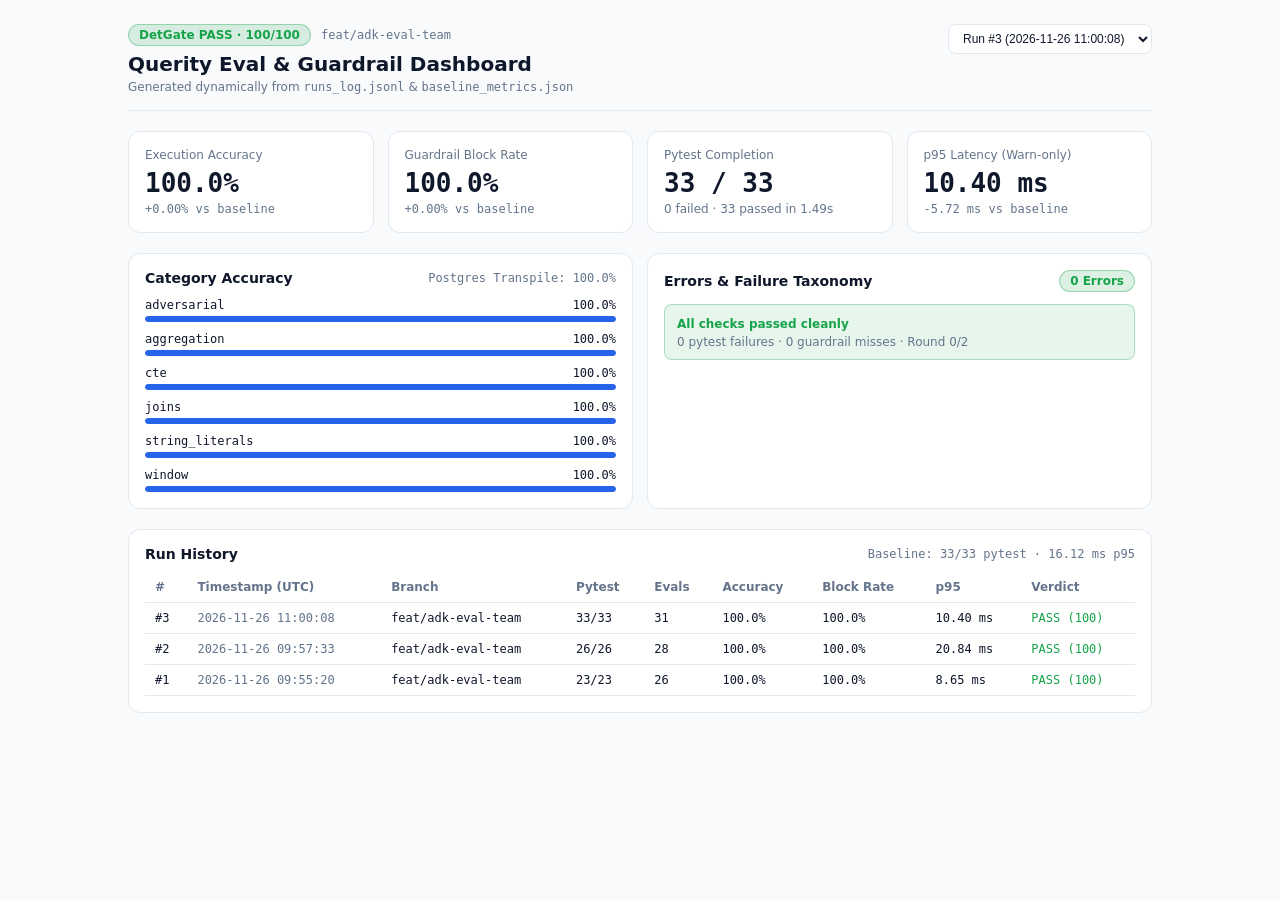
<file: querity_team/dashboard.html>
<!DOCTYPE html>
<html lang="en">
<head>
  <meta charset="UTF-8" />
  <meta name="viewport" content="width=device-width, initial-scale=1.0" />
  <title>Querity Eval &amp; Guardrail Dashboard</title>
  <style>
    :root {
      --bg: #0b0f17; --card: #121824; --border: #232c3d;
      --fg: #e6edf7; --muted: #8b9bb4; --ok: #22c55e;
      --warn: #f59e0b; --err: #ef4444; --accent: #3b82f6;
    }
    @media (prefers-color-scheme: light) {
      :root {
        --bg: #f8fafc; --card: #ffffff; --border: #e2e8f0;
        --fg: #0f172a; --muted: #64748b; --ok: #16a34a;
        --warn: #d97706; --err: #dc2626; --accent: #2563eb;
      }
    }
    * { box-sizing: border-box; }
    body { margin: 0; padding: 24px; background: var(--bg); color: var(--fg); font-family: system-ui, -apple-system, sans-serif; font-size: 14px; }
    .wrap { max-width: 1024px; margin: 0 auto; display: flex; flex-direction: column; gap: 20px; }
    .header { display: flex; flex-wrap: wrap; justify-content: space-between; align-items: flex-start; gap: 12px; padding-bottom: 16px; border-bottom: 1px solid var(--border); }
    .badge { display: inline-flex; align-items: center; gap: 6px; padding: 3px 10px; border-radius: 999px; font-size: 12px; font-weight: 600; }
    .badge.ok { background: color-mix(in srgb, var(--ok) 15%, transparent); color: var(--ok); border: 1px solid color-mix(in srgb, var(--ok) 35%, transparent); }
    .badge.err { background: color-mix(in srgb, var(--err) 15%, transparent); color: var(--err); border: 1px solid color-mix(in srgb, var(--err) 35%, transparent); }
    .mono { font-family: ui-monospace, SFMono-Regular, Menlo, monospace; font-variant-numeric: tabular-nums; }
    .muted { color: var(--muted); font-size: 12px; }
    .grid-4 { display: grid; grid-template-columns: repeat(auto-fit, minmax(200px, 1fr)); gap: 14px; }
    .grid-2 { display: grid; grid-template-columns: repeat(auto-fit, minmax(320px, 1fr)); gap: 14px; }
    .card { background: var(--card); border: 1px solid var(--border); border-radius: 12px; padding: 16px; }
    .kpi { font-size: 26px; font-weight: 700; margin: 6px 0 4px; }
    .bar-bg { height: 6px; border-radius: 999px; background: var(--border); overflow: hidden; margin-top: 4px; }
    .bar-fill { height: 100%; background: var(--accent); border-radius: 999px; }
    table { width: 100%; border-collapse: collapse; font-size: 12px; }
    th, td { text-align: left; padding: 8px 10px; border-bottom: 1px solid var(--border); }
    th { color: var(--muted); font-weight: 600; }
    select { background: var(--card); color: var(--fg); border: 1px solid var(--border); border-radius: 8px; padding: 6px 10px; font-size: 12px; }
  </style>
</head>
<body>
  <div class="wrap">
    <div class="header">
      <div>
        <div style="display:flex; align-items:center; gap:10px; margin-bottom:6px;">
          <span id="status-badge" class="badge ok">Loading...</span>
          <span id="branch-name" class="mono muted"></span>
        </div>
        <h1 style="margin:0; font-size:20px;">Querity Eval &amp; Guardrail Dashboard</h1>
        <div class="muted" style="margin-top:4px;">Generated dynamically from <code class="mono">runs_log.jsonl</code> &amp; <code class="mono">baseline_metrics.json</code></div>
      </div>
      <div>
        <select id="run-select" onchange="renderRun(this.value)"></select>
      </div>
    </div>

    <div class="grid-4">
      <div class="card"><div class="muted">Execution Accuracy</div><div id="k-exec" class="kpi mono">-</div><div id="k-exec-d" class="muted mono">-</div></div>
      <div class="card"><div class="muted">Guardrail Block Rate</div><div id="k-guard" class="kpi mono">-</div><div id="k-guard-d" class="muted mono">-</div></div>
      <div class="card"><div class="muted">Pytest Completion</div><div id="k-pytest" class="kpi mono">-</div><div id="k-pytest-d" class="muted">-</div></div>
      <div class="card"><div class="muted">p95 Latency (Warn-only)</div><div id="k-lat" class="kpi mono">-</div><div id="k-lat-d" class="muted mono">-</div></div>
    </div>

    <div class="grid-2">
      <div class="card">
        <div style="display:flex; justify-content:space-between; align-items:center; margin-bottom:12px;">
          <strong>Category Accuracy</strong>
          <span id="pg-rate" class="muted mono"></span>
        </div>
        <div id="cat-list" style="display:flex; flex-direction:column; gap:10px;"></div>
      </div>
      <div class="card">
        <div style="display:flex; justify-content:space-between; align-items:center; margin-bottom:12px;">
          <strong>Errors &amp; Failure Taxonomy</strong>
          <span id="err-badge" class="badge ok">0 Errors</span>
        </div>
        <div id="err-box" style="display:flex; flex-direction:column; gap:8px;"></div>
      </div>
    </div>

    <div class="card">
      <div style="display:flex; justify-content:space-between; align-items:center; margin-bottom:10px;">
        <strong>Run History</strong>
        <span id="baseline-info" class="muted mono"></span>
      </div>
      <div style="overflow-x:auto;">
        <table>
          <thead><tr><th>#</th><th>Timestamp (UTC)</th><th>Branch</th><th>Pytest</th><th>Evals</th><th>Accuracy</th><th>Block Rate</th><th>p95</th><th>Verdict</th></tr></thead>
          <tbody id="history-body" class="mono"></tbody>
        </table>
      </div>
    </div>
  </div>

  <script>
    const DATA = {"runs": [{"timestamp": "2026-11-26T11:00:08.174818+00:00", "branch": "feat/adk-eval-team", "eval_report": {"timestamp": "2026-11-26T11:00:08.171818+00:00", "pytest_total": 33, "pytest_passed": 33, "pytest_failed": 0, "eval_cases_total": 31, "execution_accuracy": 100.0, "sql_syntax_validity": 100.0, "guardrail_block_rate": 100.0, "postgres_transpile_rate": 100.0, "category_accuracy": {"adversarial": 100.0, "aggregation": 100.0, "cte": 100.0, "joins": 100.0, "string_literals": 100.0, "window": 100.0}, "p95_latency_ms": 10.404, "failure_taxonomy": {}, "baseline_deltas": {"execution_accuracy_delta": 0.0, "sql_syntax_validity_delta": 0.0, "guardrail_block_rate_delta": 0.0, "p95_latency_ms_delta": -5.716}, "latency_warning": null, "raw_pytest_summary": "33 passed in 1.49s"}, "verdict": {"status": "PASS", "score": 100, "target_agent": "none", "numbered_fixes": [], "round_number": 0, "reason": "Deterministic gate passed (pytest + sqlglot + baseline checks OK)."}}, {"timestamp": "2026-11-26T09:57:33.840399+00:00", "branch": "feat/adk-eval-team", "eval_report": {"timestamp": "2026-11-26T09:57:33.840399+00:00", "pytest_total": 26, "pytest_passed": 26, "pytest_failed": 0, "eval_cases_total": 28, "execution_accuracy": 100.0, "sql_syntax_validity": 100.0, "guardrail_block_rate": 100.0, "postgres_transpile_rate": 100.0, "category_accuracy": {"adversarial": 100.0, "aggregation": 100.0, "cte": 100.0, "joins": 100.0, "string_literals": 100.0, "window": 100.0}, "p95_latency_ms": 20.84, "failure_taxonomy": {}, "baseline_deltas": {"execution_accuracy_delta": 0.0, "sql_syntax_validity_delta": 0.0, "guardrail_block_rate_delta": 0.0, "p95_latency_ms_delta": -21.569}, "latency_warning": null, "raw_pytest_summary": "26 passed in 1.07s"}, "verdict": {"status": "PASS", "score": 100, "target_agent": "none", "numbered_fixes": [], "round_number": 0, "reason": "Deterministic gate passed (pytest + sqlglot + baseline checks OK)."}}, {"timestamp": "2026-11-26T09:55:20.162862+00:00", "branch": "feat/adk-eval-team", "eval_report": {"timestamp": "2026-11-26T09:55:20.160844+00:00", "pytest_total": 23, "pytest_passed": 23, "pytest_failed": 0, "eval_cases_total": 26, "execution_accuracy": 100.0, "sql_syntax_validity": 100.0, "guardrail_block_rate": 100.0, "p95_latency_ms": 8.652, "failure_taxonomy": {}, "baseline_deltas": {"execution_accuracy_delta": 0.0, "sql_syntax_validity_delta": 0.0, "guardrail_block_rate_delta": 0.0, "p95_latency_ms_delta": -33.757}, "latency_warning": null, "raw_pytest_summary": "23 passed in 0.93s"}, "verdict": {"status": "PASS", "score": 100, "target_agent": "none", "numbered_fixes": [], "round_number": 0, "reason": "Deterministic gate passed (pytest + sqlglot + baseline checks OK)."}}], "baseline": {"seeded_at": "2026-11-26T10:59:51.848647+00:00", "pytest_total": 33, "pytest_passed": 33, "eval_cases_total": 31, "execution_accuracy": 100.0, "sql_syntax_validity": 100.0, "guardrail_block_rate": 100.0, "postgres_transpile_rate": 100.0, "category_accuracy": {}, "p95_latency_ms": 16.12}};
    const runs = DATA.runs || [];
    const base = DATA.baseline || {};

    document.getElementById("baseline-info").textContent = base.pytest_total
      ? `Baseline: ${base.pytest_passed}/${base.pytest_total} pytest · ${base.p95_latency_ms} ms p95`
      : "No baseline seeded";

    const sel = document.getElementById("run-select");
    runs.forEach((r, idx) => {
      const opt = document.createElement("option");
      opt.value = idx;
      opt.textContent = `Run #${runs.length - idx} (${r.timestamp.slice(0, 19).replace("T", " ")})`;
      sel.appendChild(opt);
    });

    document.getElementById("history-body").innerHTML = runs.map((r, idx) => {
      const er = r.eval_report || {};
      const v = r.verdict || {};
      const ok = v.status === "PASS";
      return `<tr>
        <td>#${runs.length - idx}</td>
        <td class="muted">${r.timestamp.slice(0, 19).replace("T", " ")}</td>
        <td>${r.branch || "-"}</td>
        <td>${er.pytest_passed ?? 0}/${er.pytest_total ?? 0}</td>
        <td>${er.eval_cases_total ?? 0}</td>
        <td>${(er.execution_accuracy ?? 0).toFixed(1)}%</td>
        <td>${(er.guardrail_block_rate ?? 0).toFixed(1)}%</td>
        <td>${(er.p95_latency_ms ?? 0).toFixed(2)} ms</td>
        <td style="color:${ok ? 'var(--ok)' : 'var(--err)'}">${v.status || "UNKNOWN"} (${v.score ?? 0})</td>
      </tr>`;
    }).join("");

    function renderRun(idx) {
      const r = runs[Number(idx)];
      if (!r) return;
      const er = r.eval_report || {};
      const v = r.verdict || {};
      const d = er.baseline_deltas || {};
      const ok = v.status === "PASS" && (er.pytest_failed || 0) === 0;

      const badge = document.getElementById("status-badge");
      badge.className = "badge " + (ok ? "ok" : "err");
      badge.textContent = `DetGate ${v.status || "UNKNOWN"} · ${v.score ?? 0}/100`;
      document.getElementById("branch-name").textContent = r.branch || "";

      document.getElementById("k-exec").textContent = `${(er.execution_accuracy ?? 0).toFixed(1)}%`;
      document.getElementById("k-exec-d").textContent = `${(d.execution_accuracy_delta ?? 0) >= 0 ? "+" : ""}${(d.execution_accuracy_delta ?? 0).toFixed(2)}% vs baseline`;
      document.getElementById("k-guard").textContent = `${(er.guardrail_block_rate ?? 0).toFixed(1)}%`;
      document.getElementById("k-guard-d").textContent = `${(d.guardrail_block_rate_delta ?? 0) >= 0 ? "+" : ""}${(d.guardrail_block_rate_delta ?? 0).toFixed(2)}% vs baseline`;
      document.getElementById("k-pytest").textContent = `${er.pytest_passed ?? 0} / ${er.pytest_total ?? 0}`;
      document.getElementById("k-pytest-d").textContent = `${er.pytest_failed ?? 0} failed · ${er.raw_pytest_summary || ""}`;
      document.getElementById("k-lat").textContent = `${(er.p95_latency_ms ?? 0).toFixed(2)} ms`;
      document.getElementById("k-lat-d").textContent = er.latency_warning || `${(d.p95_latency_ms_delta ?? 0) >= 0 ? "+" : ""}${(d.p95_latency_ms_delta ?? 0).toFixed(2)} ms vs baseline`;
      document.getElementById("pg-rate").textContent = er.postgres_transpile_rate != null ? `Postgres Transpile: ${er.postgres_transpile_rate.toFixed(1)}%` : "";

      const cats = er.category_accuracy || {};
      const catEntries = Object.entries(cats);
      document.getElementById("cat-list").innerHTML = catEntries.length
        ? catEntries.map(([k, val]) => `
            <div>
              <div style="display:flex; justify-content:space-between; font-size:12px;">
                <span class="mono">${k}</span><span class="mono">${val.toFixed(1)}%</span>
              </div>
              <div class="bar-bg"><div class="bar-fill" style="width:${val}%"></div></div>
            </div>`).join("")
        : `<div class="muted">No category breakdown recorded for this run.</div>`;

      const tax = er.failure_taxonomy || {};
      const fixes = v.numbered_fixes || [];
      const errCount = Object.values(tax).reduce((a, b) => a + b, 0) + (er.pytest_failed || 0);
      const errBadge = document.getElementById("err-badge");
      errBadge.className = "badge " + (errCount === 0 ? "ok" : "err");
      errBadge.textContent = `${errCount} Errors`;

      if (errCount === 0 && fixes.length === 0) {
        document.getElementById("err-box").innerHTML = `
          <div style="padding:10px 12px; border-radius:8px; border:1px solid color-mix(in srgb, var(--ok) 30%, transparent); background:color-mix(in srgb, var(--ok) 10%, transparent);">
            <strong style="color:var(--ok); font-size:12px;">All checks passed cleanly</strong>
            <div class="muted" style="margin-top:4px;">0 pytest failures · 0 guardrail misses · Round ${v.round_number ?? 0}/2</div>
          </div>`;
      } else {
        const taxHtml = Object.entries(tax).map(([k, cnt]) => `<div class="mono" style="color:var(--err); font-size:12px;">• ${k}: ${cnt}</div>`).join("");
        const fixHtml = fixes.map(f => `<div style="font-size:12px;">• ${f}</div>`).join("");
        document.getElementById("err-box").innerHTML = taxHtml + fixHtml;
      }
    }

    if (runs.length > 0) renderRun(0);
  </script>
</body>
</html>
</file>
